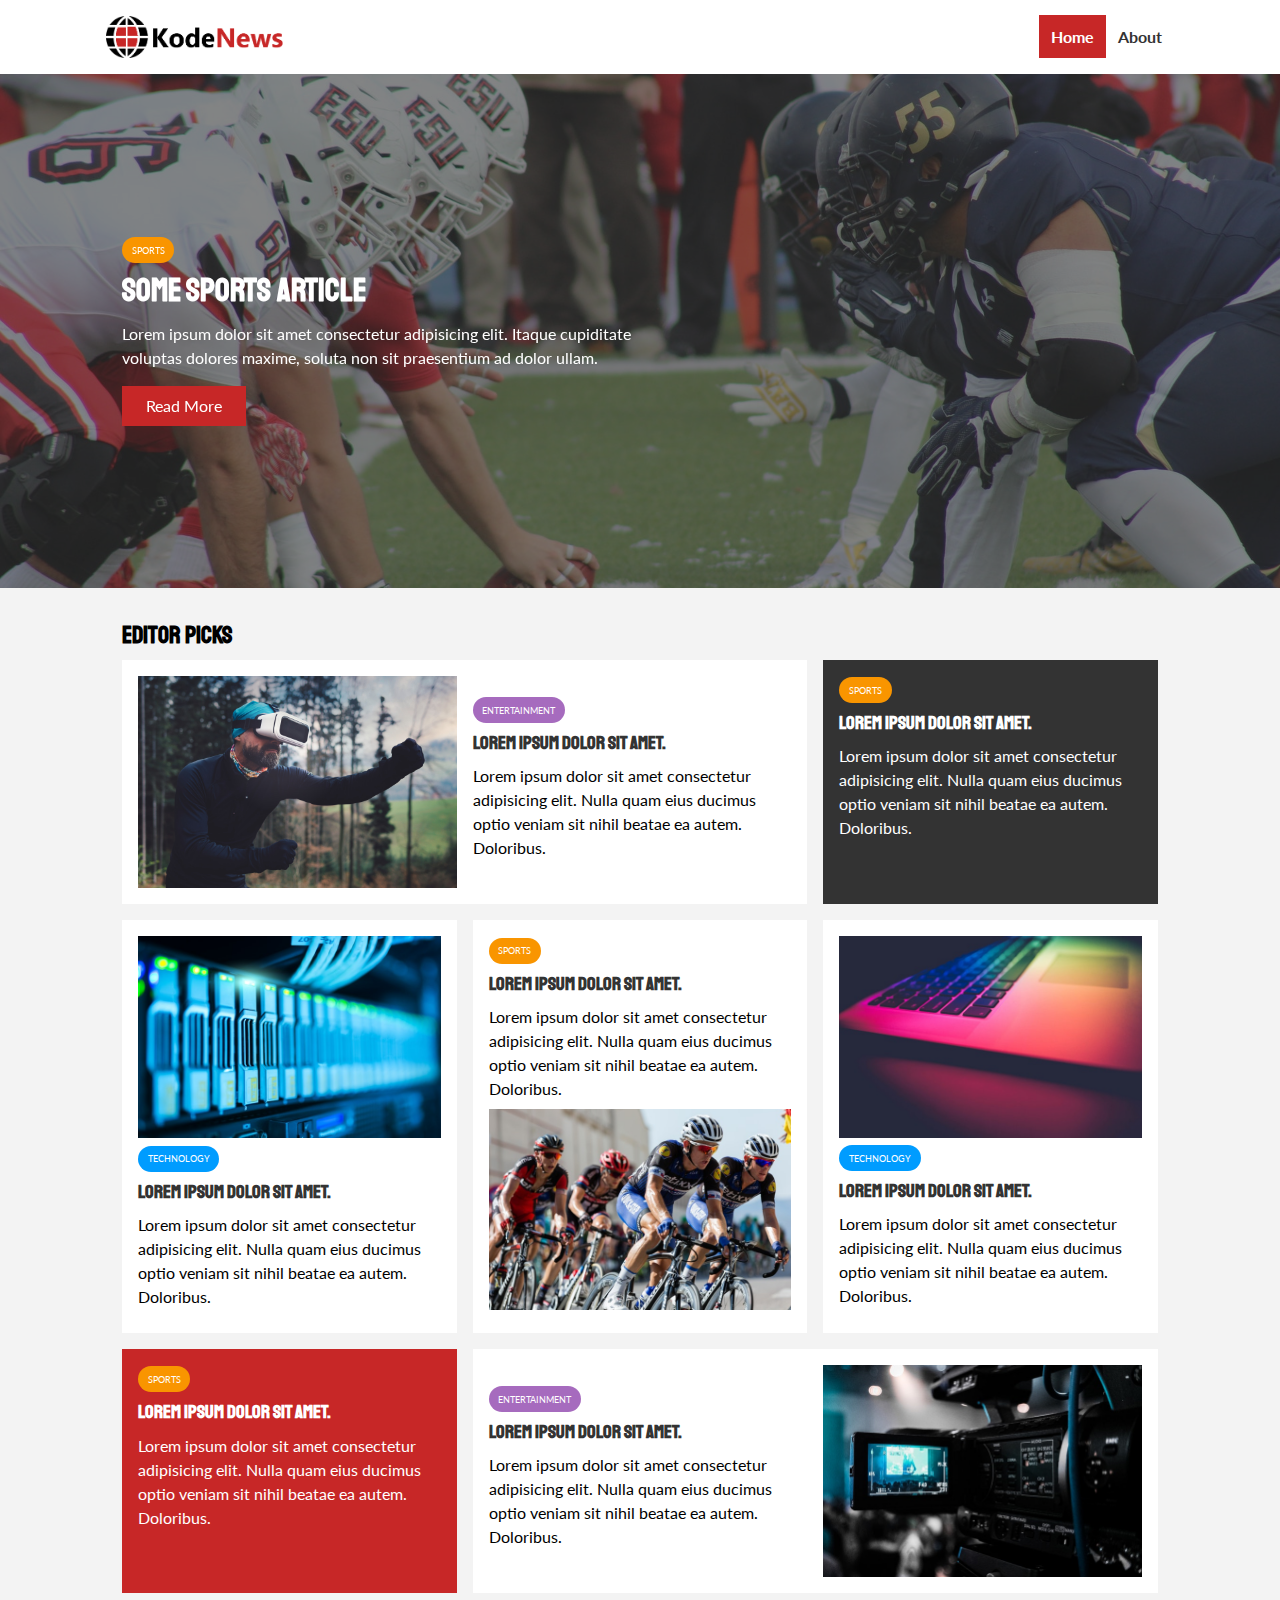
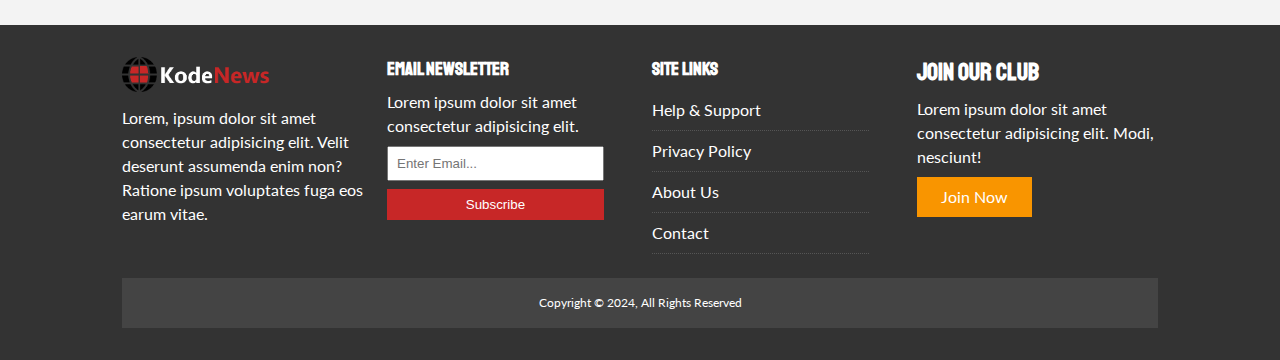
<file: index.html>
<!DOCTYPE html>
<html lang="en">
  <head>
    <meta charset="UTF-8" />
    <meta
      name="viewport"
      content="width=device-width, initial-scale=1.0"
    />
    <link
      rel="stylesheet"
      href="https://cdnjs.cloudflare.com/ajax/libs/font-awesome/6.5.2/css/all.min.css"
      integrity="sha512-SnH5WK+bZxgPHs44uWIX+LLJAJ9/2PkPKZ5QiAj6Ta86w+fsb2TkcmfRyVX3pBnMFcV7oQPJkl9QevSCWr3W6A=="
      crossorigin="anonymous"
      referrerpolicy="no-referrer"
    />
    <link
      href="https://fonts.googleapis.com/css?family=Lato|Staatliches"
      rel="stylesheet"
    />
    <link
      rel="shortcut icon"
      href="favicon.ico"
      type="image/x-icon"
    />
    <link
      rel="stylesheet"
      href="./css/style.css"
    />
    <link
      rel="stylesheet"
      media="screen and (max-width: 768px)"
      href="./css/mobile.css"
    />
    <title>KodeNews | Latest News</title>
  </head>
  <body>
    <nav id="main-nav">
      <div class="container">
        <img
          src="./img/logo.png"
          alt="KodeNews Logo"
          class="logo"
        />
        <div class="social">
          <a
            href="http://facebook.com"
            target="_blank"
            ><i class="fab fa-facebook fa-2x"></i
          ></a>
          <a
            href="http://twitter.com"
            target="_blank"
            ><i class="fab fa-twitter fa-2x"></i
          ></a>
          <a
            href="http://instagram.com"
            target="_blank"
            ><i class="fab fa-instagram fa-2x"></i
          ></a>
          <a
            href="http://youtube.com"
            target="_blank"
            ><i class="fab fa-youtube fa-2x"></i
          ></a>
        </div>
        <ul>
          <li>
            <a
              href="index.html"
              class="current"
              >Home</a
            >
          </li>
          <li><a href="about.html">About</a></li>
        </ul>
      </div>
    </nav>

    <!-- Showcase -->
    <header id="showcase">
      <div class="container">
        <div class="showcase-container">
          <div class="showcase-content">
            <div class="category category-sports">Sports</div>
            <h1>Some Sports Article</h1>
            <p>
              Lorem ipsum dolor sit amet consectetur adipisicing elit. Itaque
              cupiditate voluptas dolores maxime, soluta non sit praesentium ad
              dolor ullam.
            </p>
            <a
              href="article.html"
              class="btn btn-primary"
              >Read More</a
            >
          </div>
        </div>
      </div>
    </header>

    <!-- Home Articles -->
    <section
      id="home-articles"
      class="py-2"
    >
      <div class="container">
        <h2>Editor Picks</h2>
        <div class="articles-container">
          <article class="card">
            <img
              src="./img/articles/ent1.jpg"
              alt="ent1"
            />

            <!-- one grid item -->
            <div>
              <div class="category category-ent">Entertainment</div>
              <h3><a href="article.html">Lorem ipsum dolor sit amet.</a></h3>
              <p>
                Lorem ipsum dolor sit amet consectetur adipisicing elit. Nulla
                quam eius ducimus optio veniam sit nihil beatae ea autem.
                Doloribus.
              </p>
            </div>
          </article>

          <article class="card bg-dark">
            <div class="category category-sports">Sports</div>
            <h3><a href="article.html">Lorem ipsum dolor sit amet.</a></h3>
            <p>
              Lorem ipsum dolor sit amet consectetur adipisicing elit. Nulla
              quam eius ducimus optio veniam sit nihil beatae ea autem.
              Doloribus.
            </p>
          </article>

          <article class="card">
            <img
              src="./img/articles/tech1.jpg"
              alt="tech1"
            />

            <div class="category category-tech">Technology</div>
            <h3><a href="article.html">Lorem ipsum dolor sit amet.</a></h3>
            <p>
              Lorem ipsum dolor sit amet consectetur adipisicing elit. Nulla
              quam eius ducimus optio veniam sit nihil beatae ea autem.
              Doloribus.
            </p>
          </article>

          <article class="card">
            <div class="category category-sports">Sports</div>
            <h3><a href="article.html">Lorem ipsum dolor sit amet.</a></h3>
            <p>
              Lorem ipsum dolor sit amet consectetur adipisicing elit. Nulla
              quam eius ducimus optio veniam sit nihil beatae ea autem.
              Doloribus.
            </p>
            <img
              src="./img/articles/sports1.jpg"
              alt="sports"
            />
          </article>

          <article class="card">
            <img
              src="./img/articles/tech2.jpg"
              alt="tech2"
            />

            <div class="category category-tech">Technology</div>
            <h3><a href="article.html">Lorem ipsum dolor sit amet.</a></h3>
            <p>
              Lorem ipsum dolor sit amet consectetur adipisicing elit. Nulla
              quam eius ducimus optio veniam sit nihil beatae ea autem.
              Doloribus.
            </p>
          </article>

          <article class="card bg-primary">
            <div class="category category-sports">Sports</div>
            <h3><a href="article.html">Lorem ipsum dolor sit amet.</a></h3>
            <p>
              Lorem ipsum dolor sit amet consectetur adipisicing elit. Nulla
              quam eius ducimus optio veniam sit nihil beatae ea autem.
              Doloribus.
            </p>
          </article>

          <article class="card">
            <div>
              <div class="category category-ent">Entertainment</div>
              <h3><a href="article.html">Lorem ipsum dolor sit amet.</a></h3>
              <p>
                Lorem ipsum dolor sit amet consectetur adipisicing elit. Nulla
                quam eius ducimus optio veniam sit nihil beatae ea autem.
                Doloribus.
              </p>
            </div>
            <img
              src="./img/articles/ent2.jpg"
              alt="ent2"
            />
          </article>
        </div>
      </div>
    </section>

    <!-- Footer -->
    <footer
      id="main-footer"
      class="py-2"
    >
      <div class="container footer-container">
        <div>
          <img
            src="./img/logo_light.png"
            alt="Kode News Logo Light"
          />
          <p>
            Lorem, ipsum dolor sit amet consectetur adipisicing elit. Velit
            deserunt assumenda enim non? Ratione ipsum voluptates fuga eos earum
            vitae.
          </p>
        </div>
        <!-- second column -->
        <div>
          <h3>Email Newsletter</h3>
          <p>Lorem ipsum dolor sit amet consectetur adipisicing elit.</p>
          <form action="process.php">
            <input
              type="email"
              name="email"
              id="email"
              placeholder="Enter Email..."
            />
            <input
              type="submit"
              value="Subscribe"
              class="btn btn-primary"
            />
          </form>
        </div>

        <!-- Third Column -->
        <div>
          <h3>Site Links</h3>
          <ul class="list">
            <li><a href="#">Help & Support</a></li>
            <li><a href="#">Privacy Policy</a></li>
            <li><a href="#">About Us</a></li>
            <li><a href="#">Contact</a></li>
          </ul>
        </div>

        <!-- Fourth Column -->
        <div>
          <h2>Join Our Club</h2>
          <p>
            Lorem ipsum dolor sit amet consectetur adipisicing elit. Modi,
            nesciunt!
          </p>
          <a
            href="#"
            class="btn btn-secondary"
            >Join Now</a
          >
        </div>

        <!-- pang ilalim -->
        <div><p>Copyright &copy; 2024, All Rights Reserved</p></div>
      </div>
    </footer>
  </body>
</html>
</file>
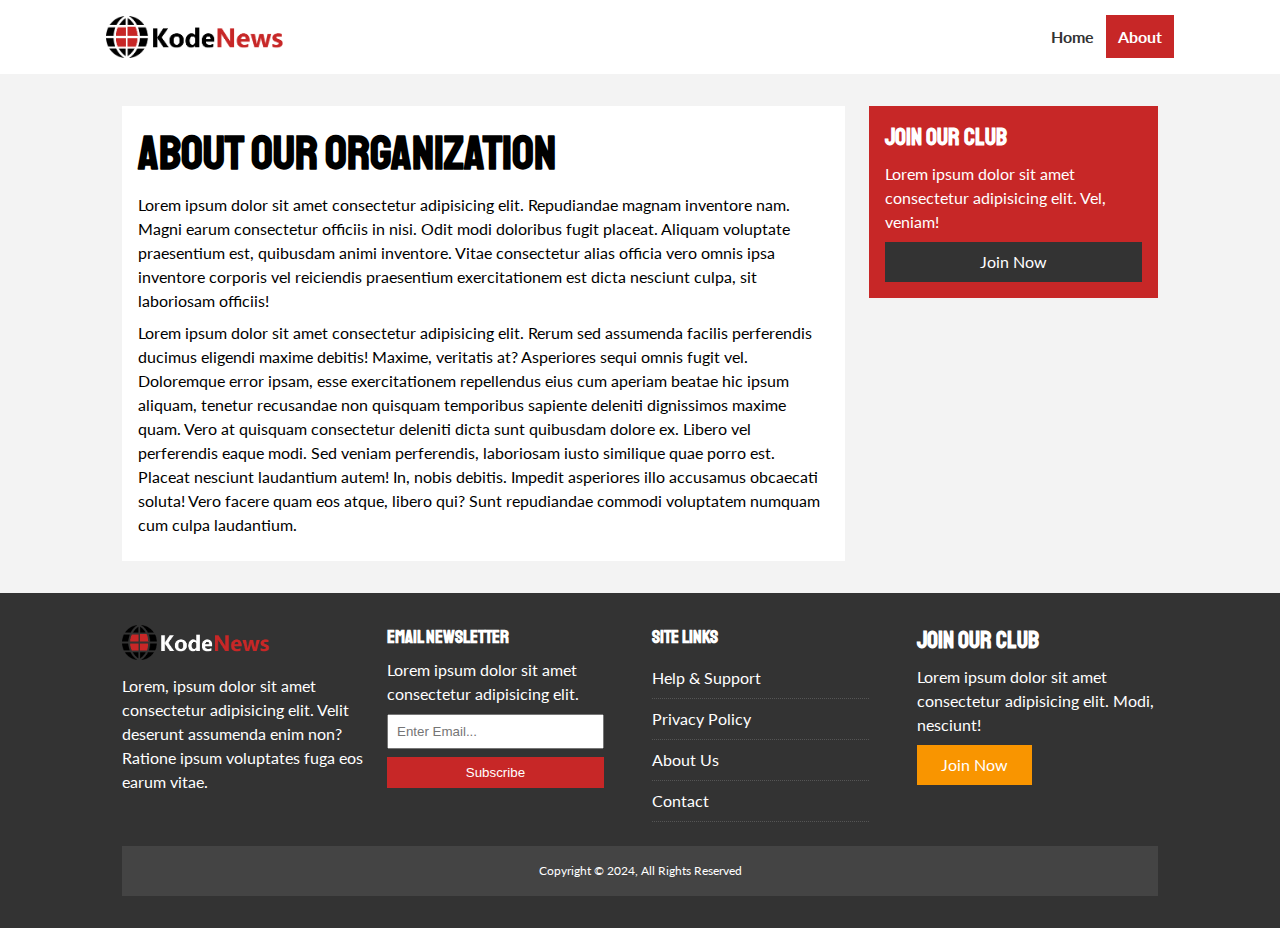
<file: about.html>
<!DOCTYPE html>
<html lang="en">
  <head>
    <meta charset="UTF-8" />
    <meta
      name="viewport"
      content="width=device-width, initial-scale=1.0"
    />
    <link
      rel="stylesheet"
      href="https://cdnjs.cloudflare.com/ajax/libs/font-awesome/6.5.2/css/all.min.css"
      integrity="sha512-SnH5WK+bZxgPHs44uWIX+LLJAJ9/2PkPKZ5QiAj6Ta86w+fsb2TkcmfRyVX3pBnMFcV7oQPJkl9QevSCWr3W6A=="
      crossorigin="anonymous"
      referrerpolicy="no-referrer"
    />
    <link
      href="https://fonts.googleapis.com/css?family=Lato|Staatliches"
      rel="stylesheet"
    />
    <link
      rel="shortcut icon"
      href="favicon.ico"
      type="image/x-icon"
    />
    <link
      rel="stylesheet"
      href="./css/style.css"
    />
    <link
      rel="stylesheet"
      media="screen and (max-width: 768px)"
      href="./css/mobile.css"
    />
    <title>KodeNews | Latest News</title>
  </head>
  <body>
    <nav id="main-nav">
      <div class="container">
        <img
          src="./img/logo.png"
          alt="KodeNews Logo"
          class="logo"
        />
        <div class="social">
          <a
            href="http://facebook.com"
            target="_blank"
            ><i class="fab fa-facebook fa-2x"></i
          ></a>
          <a
            href="http://twitter.com"
            target="_blank"
            ><i class="fab fa-twitter fa-2x"></i
          ></a>
          <a
            href="http://instagram.com"
            target="_blank"
            ><i class="fab fa-instagram fa-2x"></i
          ></a>
          <a
            href="http://youtube.com"
            target="_blank"
            ><i class="fab fa-youtube fa-2x"></i
          ></a>
        </div>
        <ul>
          <li>
            <a href="index.html">Home</a>
          </li>
          <li>
            <a
              href="about.html"
              class="current"
              >About</a
            >
          </li>
        </ul>
      </div>
    </nav>

    <!-- Section About -->
    <section id="about">
      <div class="container">
        <div class="page-container">
          <article class="card">
            <h1 class="l-heading">About Our Organization</h1>
            <p>
              Lorem ipsum dolor sit amet consectetur adipisicing elit.
              Repudiandae magnam inventore nam. Magni earum consectetur officiis
              in nisi. Odit modi doloribus fugit placeat. Aliquam voluptate
              praesentium est, quibusdam animi inventore. Vitae consectetur
              alias officia vero omnis ipsa inventore corporis vel reiciendis
              praesentium exercitationem est dicta nesciunt culpa, sit
              laboriosam officiis!
            </p>
            <p></p>
            <p>
              Lorem ipsum dolor sit amet consectetur adipisicing elit. Rerum sed
              assumenda facilis perferendis ducimus eligendi maxime debitis!
              Maxime, veritatis at? Asperiores sequi omnis fugit vel. Doloremque
              error ipsam, esse exercitationem repellendus eius cum aperiam
              beatae hic ipsum aliquam, tenetur recusandae non quisquam
              temporibus sapiente deleniti dignissimos maxime quam. Vero at
              quisquam consectetur deleniti dicta sunt quibusdam dolore ex.
              Libero vel perferendis eaque modi. Sed veniam perferendis,
              laboriosam iusto similique quae porro est. Placeat nesciunt
              laudantium autem! In, nobis debitis. Impedit asperiores illo
              accusamus obcaecati soluta! Vero facere quam eos atque, libero
              qui? Sunt repudiandae commodi voluptatem numquam cum culpa
              laudantium.
            </p>
          </article>
          <aside class="card bg-primary">
            <h2>Join our Club</h2>
            <p>
              Lorem ipsum dolor sit amet consectetur adipisicing elit. Vel,
              veniam!
            </p>
            <a
              href="#"
              class="btn btn-dark btn-block"
              >Join Now</a
            >
          </aside>
        </div>
      </div>
    </section>

    <!-- Footer -->
    <footer
      id="main-footer"
      class="py-2"
    >
      <div class="container footer-container">
        <div>
          <img
            src="./img/logo_light.png"
            alt="Kode News Logo Light"
          />
          <p>
            Lorem, ipsum dolor sit amet consectetur adipisicing elit. Velit
            deserunt assumenda enim non? Ratione ipsum voluptates fuga eos earum
            vitae.
          </p>
        </div>
        <!-- second column -->
        <div>
          <h3>Email Newsletter</h3>
          <p>Lorem ipsum dolor sit amet consectetur adipisicing elit.</p>
          <form action="process.php">
            <input
              type="email"
              name="email"
              id="email"
              placeholder="Enter Email..."
            />
            <input
              type="submit"
              value="Subscribe"
              class="btn btn-primary"
            />
          </form>
        </div>

        <!-- Third Column -->
        <div>
          <h3>Site Links</h3>
          <ul class="list">
            <li><a href="#">Help & Support</a></li>
            <li><a href="#">Privacy Policy</a></li>
            <li><a href="#">About Us</a></li>
            <li><a href="#">Contact</a></li>
          </ul>
        </div>

        <!-- Fourth Column -->
        <div>
          <h2>Join Our Club</h2>
          <p>
            Lorem ipsum dolor sit amet consectetur adipisicing elit. Modi,
            nesciunt!
          </p>
          <a
            href="#"
            class="btn btn-secondary"
            >Join Now</a
          >
        </div>

        <!-- pang ilalim -->
        <div><p>Copyright &copy; 2024, All Rights Reserved</p></div>
      </div>
    </footer>
  </body>
</html>
</file>
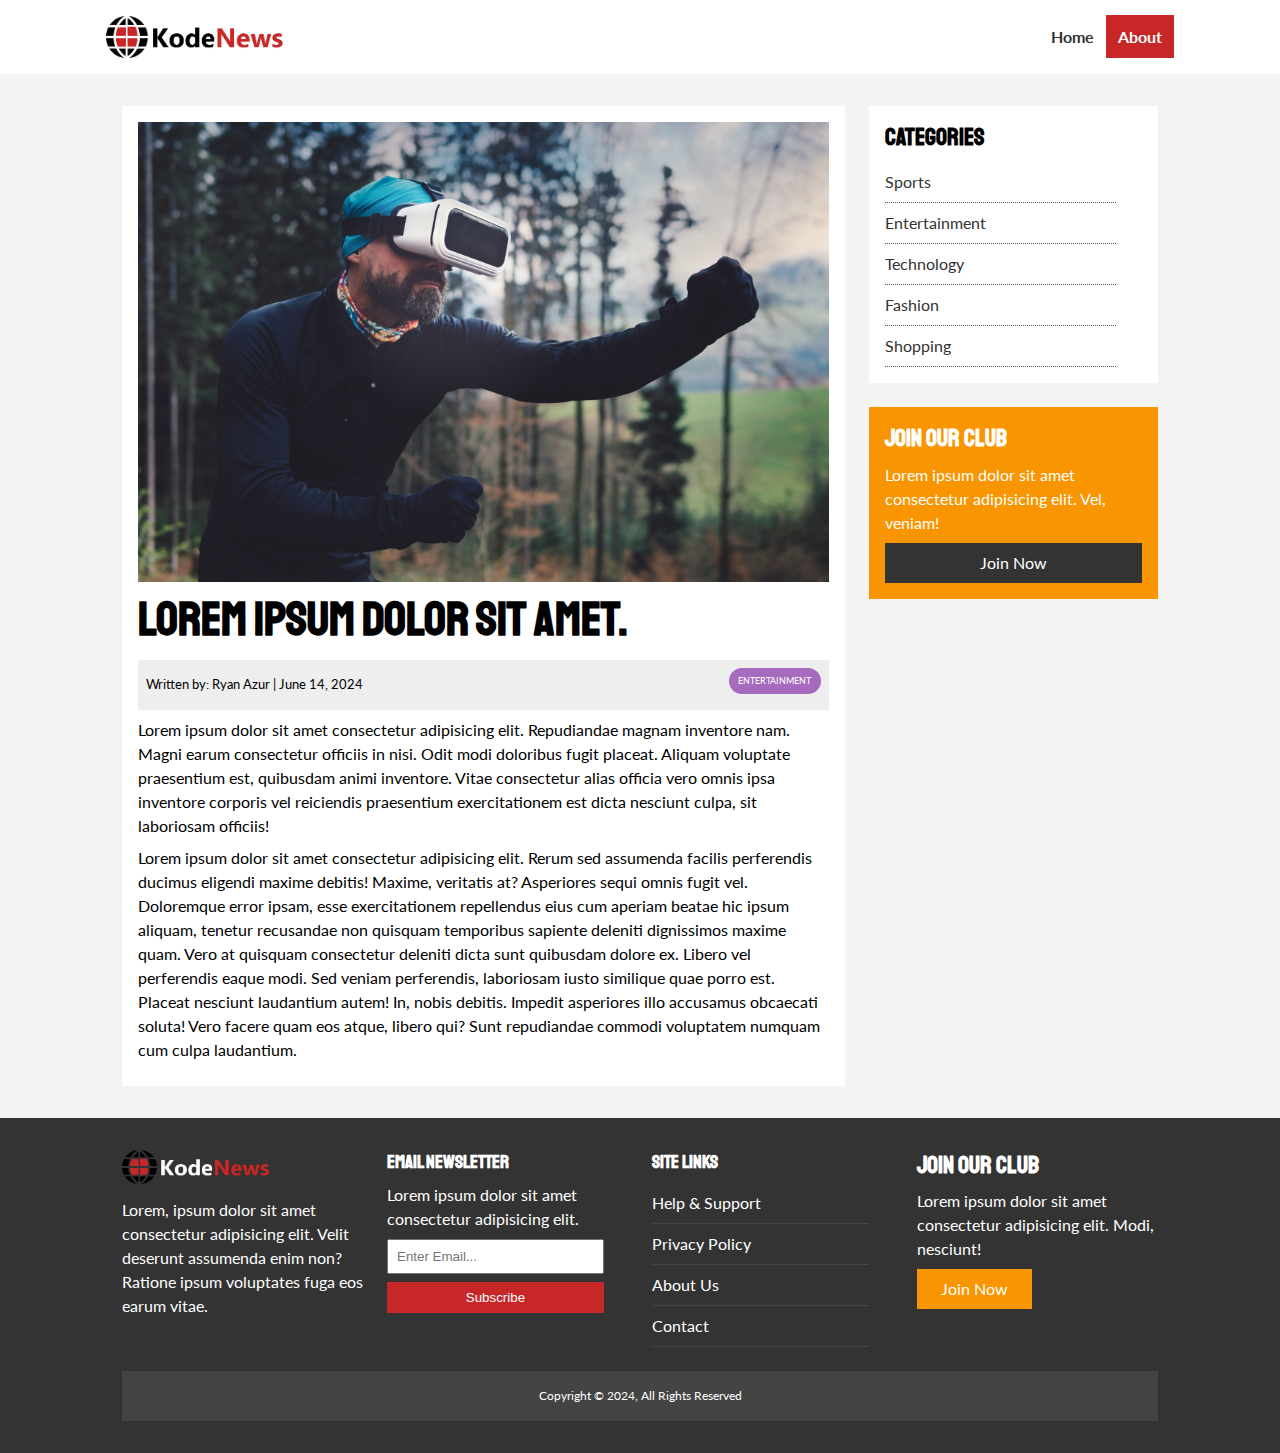
<file: article.html>
<!DOCTYPE html>
<html lang="en">
  <head>
    <meta charset="UTF-8" />
    <meta
      name="viewport"
      content="width=device-width, initial-scale=1.0"
    />
    <link
      rel="stylesheet"
      href="https://cdnjs.cloudflare.com/ajax/libs/font-awesome/6.5.2/css/all.min.css"
      integrity="sha512-SnH5WK+bZxgPHs44uWIX+LLJAJ9/2PkPKZ5QiAj6Ta86w+fsb2TkcmfRyVX3pBnMFcV7oQPJkl9QevSCWr3W6A=="
      crossorigin="anonymous"
      referrerpolicy="no-referrer"
    />
    <link
      href="https://fonts.googleapis.com/css?family=Lato|Staatliches"
      rel="stylesheet"
    />
    <link
      rel="shortcut icon"
      href="favicon.ico"
      type="image/x-icon"
    />
    <link
      rel="stylesheet"
      href="./css/style.css"
    />
    <link
      rel="stylesheet"
      media="screen and (max-width: 768px)"
      href="./css/mobile.css"
    />
    <title>KodeNews | Latest News</title>
  </head>
  <body>
    <nav id="main-nav">
      <div class="container">
        <img
          src="./img/logo.png"
          alt="KodeNews Logo"
          class="logo"
        />
        <div class="social">
          <a
            href="http://facebook.com"
            target="_blank"
            ><i class="fab fa-facebook fa-2x"></i
          ></a>
          <a
            href="http://twitter.com"
            target="_blank"
            ><i class="fab fa-twitter fa-2x"></i
          ></a>
          <a
            href="http://instagram.com"
            target="_blank"
            ><i class="fab fa-instagram fa-2x"></i
          ></a>
          <a
            href="http://youtube.com"
            target="_blank"
            ><i class="fab fa-youtube fa-2x"></i
          ></a>
        </div>
        <ul>
          <li>
            <a href="index.html">Home</a>
          </li>
          <li>
            <a
              href="about.html"
              class="current"
              >About</a
            >
          </li>
        </ul>
      </div>
    </nav>

    <!-- Section About -->
    <section id="article">
      <div class="container">
        <div class="page-container">
          <article class="card">
            <img
              src="./img/articles/ent1.jpg"
              alt="entertainment 1 picture"
            />
            <h1 class="l-heading">Lorem ipsum dolor sit amet.</h1>
            <div class="meta">
              <small>
                <i class="fas fa-user"></i>Written by: Ryan Azur | June 14, 2024
              </small>
              <div class="category category-ent">Entertainment</div>
            </div>
            <p>
              Lorem ipsum dolor sit amet consectetur adipisicing elit.
              Repudiandae magnam inventore nam. Magni earum consectetur officiis
              in nisi. Odit modi doloribus fugit placeat. Aliquam voluptate
              praesentium est, quibusdam animi inventore. Vitae consectetur
              alias officia vero omnis ipsa inventore corporis vel reiciendis
              praesentium exercitationem est dicta nesciunt culpa, sit
              laboriosam officiis!
            </p>
            <p></p>
            <p>
              Lorem ipsum dolor sit amet consectetur adipisicing elit. Rerum sed
              assumenda facilis perferendis ducimus eligendi maxime debitis!
              Maxime, veritatis at? Asperiores sequi omnis fugit vel. Doloremque
              error ipsam, esse exercitationem repellendus eius cum aperiam
              beatae hic ipsum aliquam, tenetur recusandae non quisquam
              temporibus sapiente deleniti dignissimos maxime quam. Vero at
              quisquam consectetur deleniti dicta sunt quibusdam dolore ex.
              Libero vel perferendis eaque modi. Sed veniam perferendis,
              laboriosam iusto similique quae porro est. Placeat nesciunt
              laudantium autem! In, nobis debitis. Impedit asperiores illo
              accusamus obcaecati soluta! Vero facere quam eos atque, libero
              qui? Sunt repudiandae commodi voluptatem numquam cum culpa
              laudantium.
            </p>
          </article>
          <aside
            id="categories"
            class="card"
          >
            <h2>Categories</h2>
            <ul class="list">
              <li>
                <a href="#"><i class="fas fa-chevron-right"></i> Sports</a>
              </li>
              <li>
                <a href="#"
                  ><i class="fas fa-chevron-right"></i> Entertainment</a
                >
              </li>
              <li>
                <a href="#"><i class="fas fa-chevron-right"></i> Technology</a>
              </li>
              <li>
                <a href="#"><i class="fas fa-chevron-right"></i> Fashion</a>
              </li>
              <li>
                <a href="#"><i class="fas fa-chevron-right"></i> Shopping</a>
              </li>
            </ul>
          </aside>
          <aside class="card bg-secondary">
            <h2>Join our Club</h2>
            <p>
              Lorem ipsum dolor sit amet consectetur adipisicing elit. Vel,
              veniam!
            </p>
            <a
              href="#"
              class="btn btn-dark btn-block"
              >Join Now</a
            >
          </aside>
        </div>
      </div>
    </section>

    <!-- Footer -->
    <footer
      id="main-footer"
      class="py-2"
    >
      <div class="container footer-container">
        <div>
          <img
            src="./img/logo_light.png"
            alt="Kode News Logo Light"
          />
          <p>
            Lorem, ipsum dolor sit amet consectetur adipisicing elit. Velit
            deserunt assumenda enim non? Ratione ipsum voluptates fuga eos earum
            vitae.
          </p>
        </div>
        <!-- second column -->
        <div>
          <h3>Email Newsletter</h3>
          <p>Lorem ipsum dolor sit amet consectetur adipisicing elit.</p>
          <form action="process.php">
            <input
              type="email"
              name="email"
              id="email"
              placeholder="Enter Email..."
            />
            <input
              type="submit"
              value="Subscribe"
              class="btn btn-primary"
            />
          </form>
        </div>

        <!-- Third Column -->
        <div>
          <h3>Site Links</h3>
          <ul class="list">
            <li><a href="#">Help & Support</a></li>
            <li><a href="#">Privacy Policy</a></li>
            <li><a href="#">About Us</a></li>
            <li><a href="#">Contact</a></li>
          </ul>
        </div>

        <!-- Fourth Column -->
        <div>
          <h2>Join Our Club</h2>
          <p>
            Lorem ipsum dolor sit amet consectetur adipisicing elit. Modi,
            nesciunt!
          </p>
          <a
            href="#"
            class="btn btn-secondary"
            >Join Now</a
          >
        </div>

        <!-- pang ilalim -->
        <div><p>Copyright &copy; 2024, All Rights Reserved</p></div>
      </div>
    </footer>
  </body>
</html>
</file>
<file: css/style.css>
:root {
  --primary-color: #c72727;
  --secondary-color: #f99500;
  --light-color: #f3f3f3;
  --dark-color: #333;
  --max-width: 1100px;
}

.category {
  --sports-color: #f99500;
  --ent-color: #a66bbe;
  --tech-color: #009cff;
}

* {
  margin: 0;
  padding: 0;
  box-sizing: border-box;
}

body {
  font-family: 'Lato', sans-serif;
  line-height: 1.5;
  background: var(--light-color);
}

a {
  color: #333;
  text-decoration: none;
}

ul {
  list-style: none;
}

p {
  margin: 0.5rem 0;
}

img {
  width: 100%;
}

h1,
h2,
h3,
h4,
h5,
h6 {
  font-family: 'Staatliches', cursive;
  margin-bottom: 0.55rem;
  line-height: 1.3;
}

/* Utility */
.container {
  max-width: var(--max-width);
  margin: auto;
  padding: 0 2rem;
  overflow: hidden;
}

.category {
  display: inline-block;
  color: #fff;
  font-size: 0.55rem;
  text-transform: uppercase;
  padding: 0.4rem 0.6rem;
  border-radius: 15px;
  margin-bottom: 0.5rem;
}

.category-sports {
  background: var(--sports-color);
}

.category-ent {
  background: var(--ent-color);
}

.category-tech {
  background: var(--tech-color);
}

.btn {
  display: inline-block;
  border: none;
  background: var(--dark-color);
  color: #fff;
  padding: 0.5rem 1.5rem;
}

.btn-light {
  background: var(--light-color);
}

.btn-primary {
  background: var(--primary-color);
}

.btn-secondary {
  background: var(--secondary-color);
}

.btn-block {
  display: block;
  width: 100%;
  text-align: center;
}

.btn:hover {
  opacity: 0.9;
}

.bg-dark {
  background: var(--dark-color);
  color: #fff;
}

.bg-primary {
  background: var(--primary-color) !important;
  color: #fff;
}

.bg-secondary {
  background: var(--secondary-color) !important;
  color: #fff;
}

.py-1 {
  padding: 1.5rem 0;
}
.py-2 {
  padding: 2rem 0;
}
.py-3 {
  padding: 3rem 0;
}
.p-1 {
  padding: 1.5rem;
}
.p-2 {
  padding: 2rem;
}
.p-3 {
  padding: 3rem;
}

.bg-dark h1,
.bg-dark h2,
.bg-dark h3,
.bg-dark a,
.bg-primary h1,
.bg-primary h2,
.bg-primary h3,
.bg-primary a,
.bg-secondary h1,
.bg-secondary h2,
.bg-secondary h3,
.bg-secondary a {
  color: #fff;
}

/* Navigation */
#main-nav {
  background: #fff;
  position: sticky;
  top: 0;
  z-index: 2;
}

#main-nav .container {
  display: grid;
  grid-template-columns: 6fr 3fr 2fr;
  padding: 1rem;
  align-items: center;
}

#main-nav .logo {
  width: 180px;
}

#main-nav ul {
  justify-self: end;
  display: flex;
}

#main-nav ul li a {
  padding: 0.75rem;
  font-weight: bold;
}

#main-nav ul li a.current {
  background: var(--primary-color);
  color: #fff;
}

#main-nav ul li a:hover {
  background: var(--light-color);
  color: var(--dark-color);
}

#main-nav .social {
  justify-self: center;
}

#main-nav .social i {
  color: #777;
  margin-right: 0.5rem;
}

/* Showcase */

#showcase {
  color: #fff;
  background: #333;
  padding: 2rem;
  position: relative;
}

#showcase:before {
  content: '';
  background: url('../img/featured.jpg') no-repeat center center/cover;
  position: absolute;
  top: 0;
  left: 0;
  width: 100%;
  height: 100%;
  opacity: 0.4;
}

#showcase .showcase-container {
  display: grid;
  grid-template-columns: repeat(2, 1fr);
  justify-content: center;
  align-items: center;
  height: 50vh;
}

#showcase .showcase-content {
  z-index: 2;
  /* position: relative; */
}

#showcase .showcase-content p {
  margin-bottom: 1rem;
}

.card {
  background: #fff;
  padding: 1rem;
}

/* Home Articles */
#home-articles .articles-container {
  display: grid;
  grid-template-columns: repeat(3, 1fr);
  grid-gap: 1rem;
}

#home-articles .articles-container > *:first-child,
#home-articles .articles-container > *:last-child {
  display: grid;
  grid-template-columns: repeat(2, 1fr);
  grid-gap: 1rem;
  align-items: center;
  grid-column: 1 / span 2;
}

#home-articles .articles-container > *:last-child {
  grid-column: 2 / span 2;
}

article.bg-dark {
  background: var(--dark-color);
  color: #fff;
}

article.bg-primary {
  background: var(--primary-color);
  color: #fff;
}

/* Inner Page grid container */
.page-container {
  display: grid;
  grid-template-columns: 5fr 2fr;
  margin: 2rem 0;
  grid-gap: 1.5rem;
}

.page-container > *:first-child {
  grid-row: 1 / span 3;
}

.l-heading {
  font-size: 3rem;
}

/* Footer */
#main-footer {
  background: var(--dark-color);
  color: #fff;
}

#main-footer img {
  width: 150px;
}

#main-footer a {
  color: #fff;
}

#main-footer .footer-container {
  display: grid;
  grid-template-columns: repeat(4, 1fr);
  grid-gap: 1.5rem;
}

#main-footer .footer-container > *:last-child {
  background: #444;
  grid-column: 1 / span 4;
  text-align: center;
  padding: 0.5rem;
  font-size: 0.75rem;
}

#main-footer .footer-container input[type='email'] {
  width: 90%;
  padding: 0.5rem;
  margin-bottom: 0.5rem;
}

#main-footer .footer-container input[type='submit'] {
  width: 90%;
}

.list li {
  padding: 0.5rem 0;
  border-bottom: #555 dotted 1px;
  width: 90%;
}

.list li a:hover {
  color: var(--primary-color) !important;
}

#article .meta {
  display: flex;
  justify-content: space-between;
  align-items: center;
  background: #eee;
  padding: 0.5rem;
}
</file>
<file: css/mobile.css>
/* Social icons maglaho ka */
#main-nav .social {
  display: none;
}

#main-nav .container {
  grid-template-columns: 1fr;
  grid-gap: 1.2rem;
}

#main-nav ul,
#main-nav .logo {
  justify-self: center;
}

#main-nav ul li a {
  padding: 0.5rem;
}

/* articles na magiging 2 columns */
#home-articles .articles-container {
  grid-template-columns: repeat(2, 1fr);
}

#home-articles .articles-container > *:first-child,
#home-articles .articles-container > *:last-child {
  grid-template-columns: 1fr;
  grid-column: 1;
}

@media (max-width: 600px) {
  /* stack grid items */
  #showcase .showcase-container,
  #home-articles .articles-container,
  #main-footer .footer-container {
    grid-template-columns: 1fr;
  }

  #main-footer .footer-container > *:last-child {
    grid-column: 1;
  }

  #main-footer .footer-container > * {
    border-bottom: #444 dotted 1px;
    padding-bottom: 1rem;
  }

  #main-footer .footer-container > *:last-child {
    border: none;
  }
}
</file>
